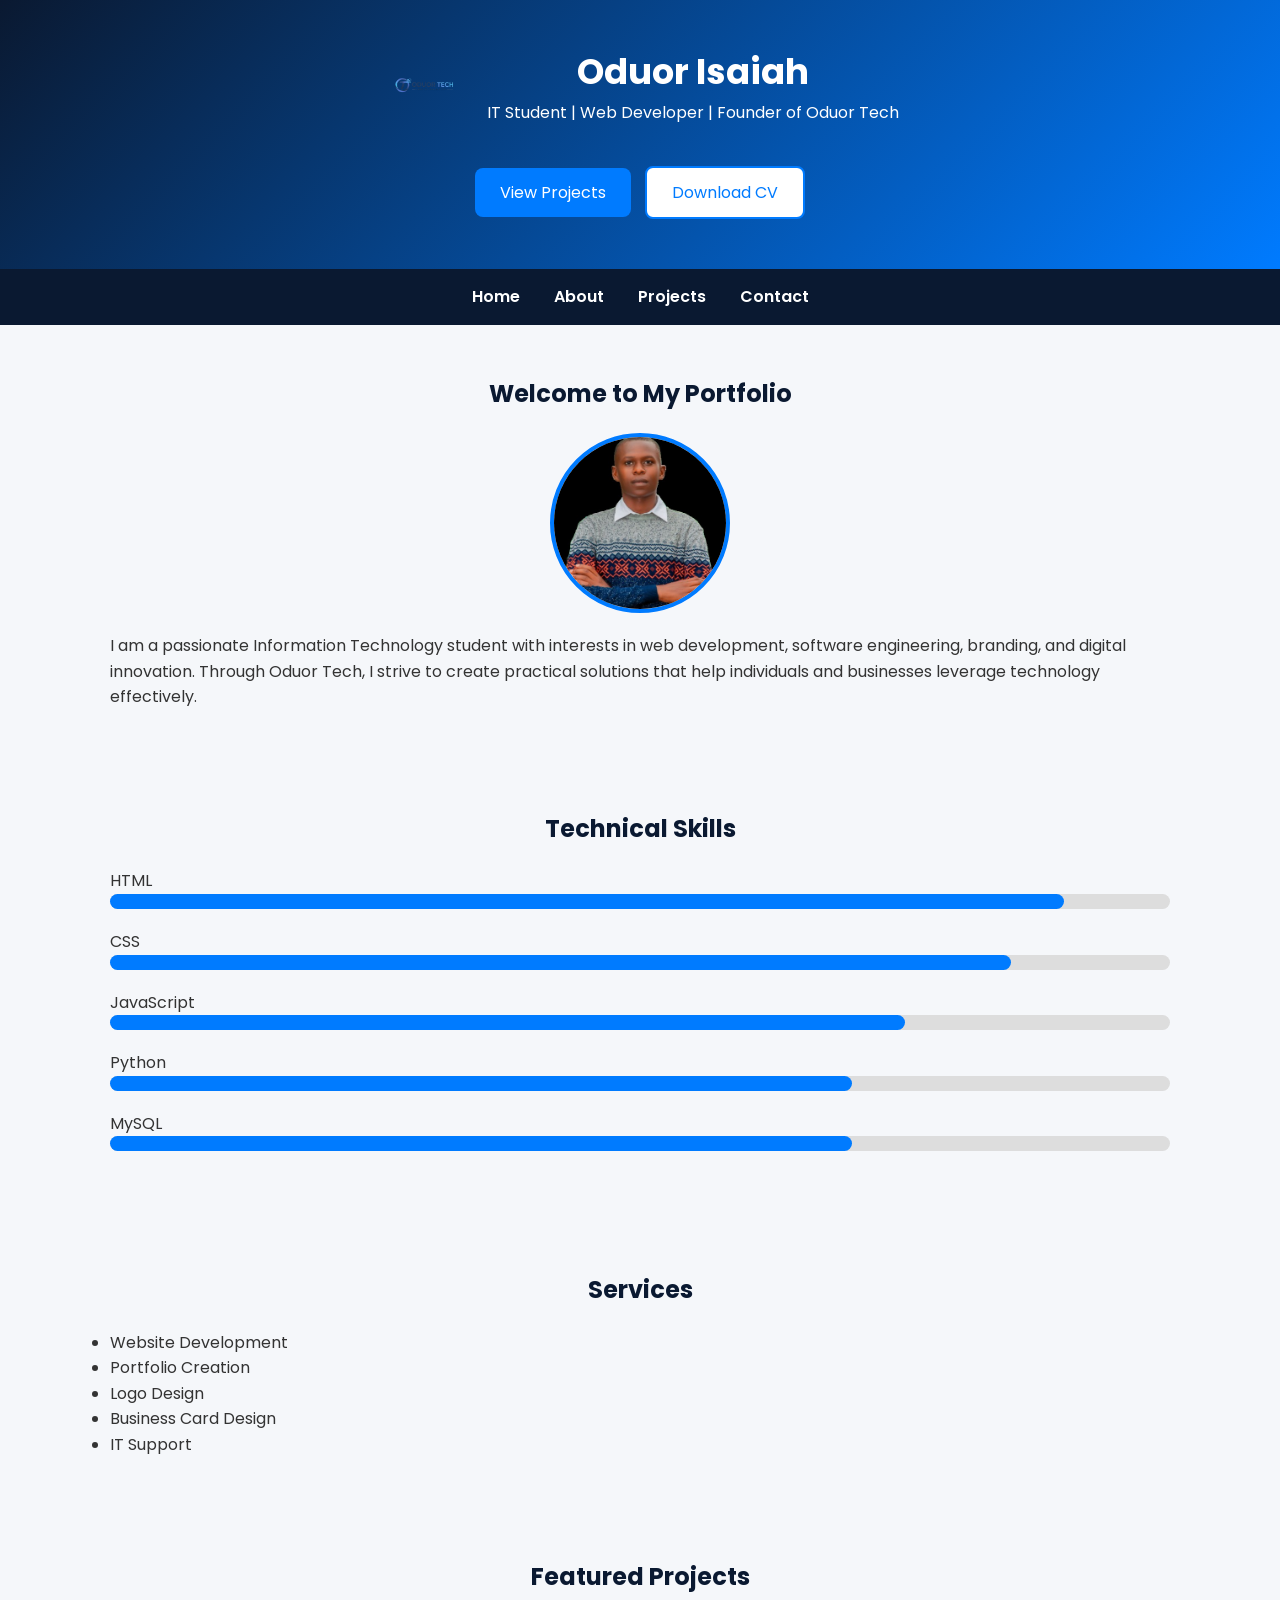
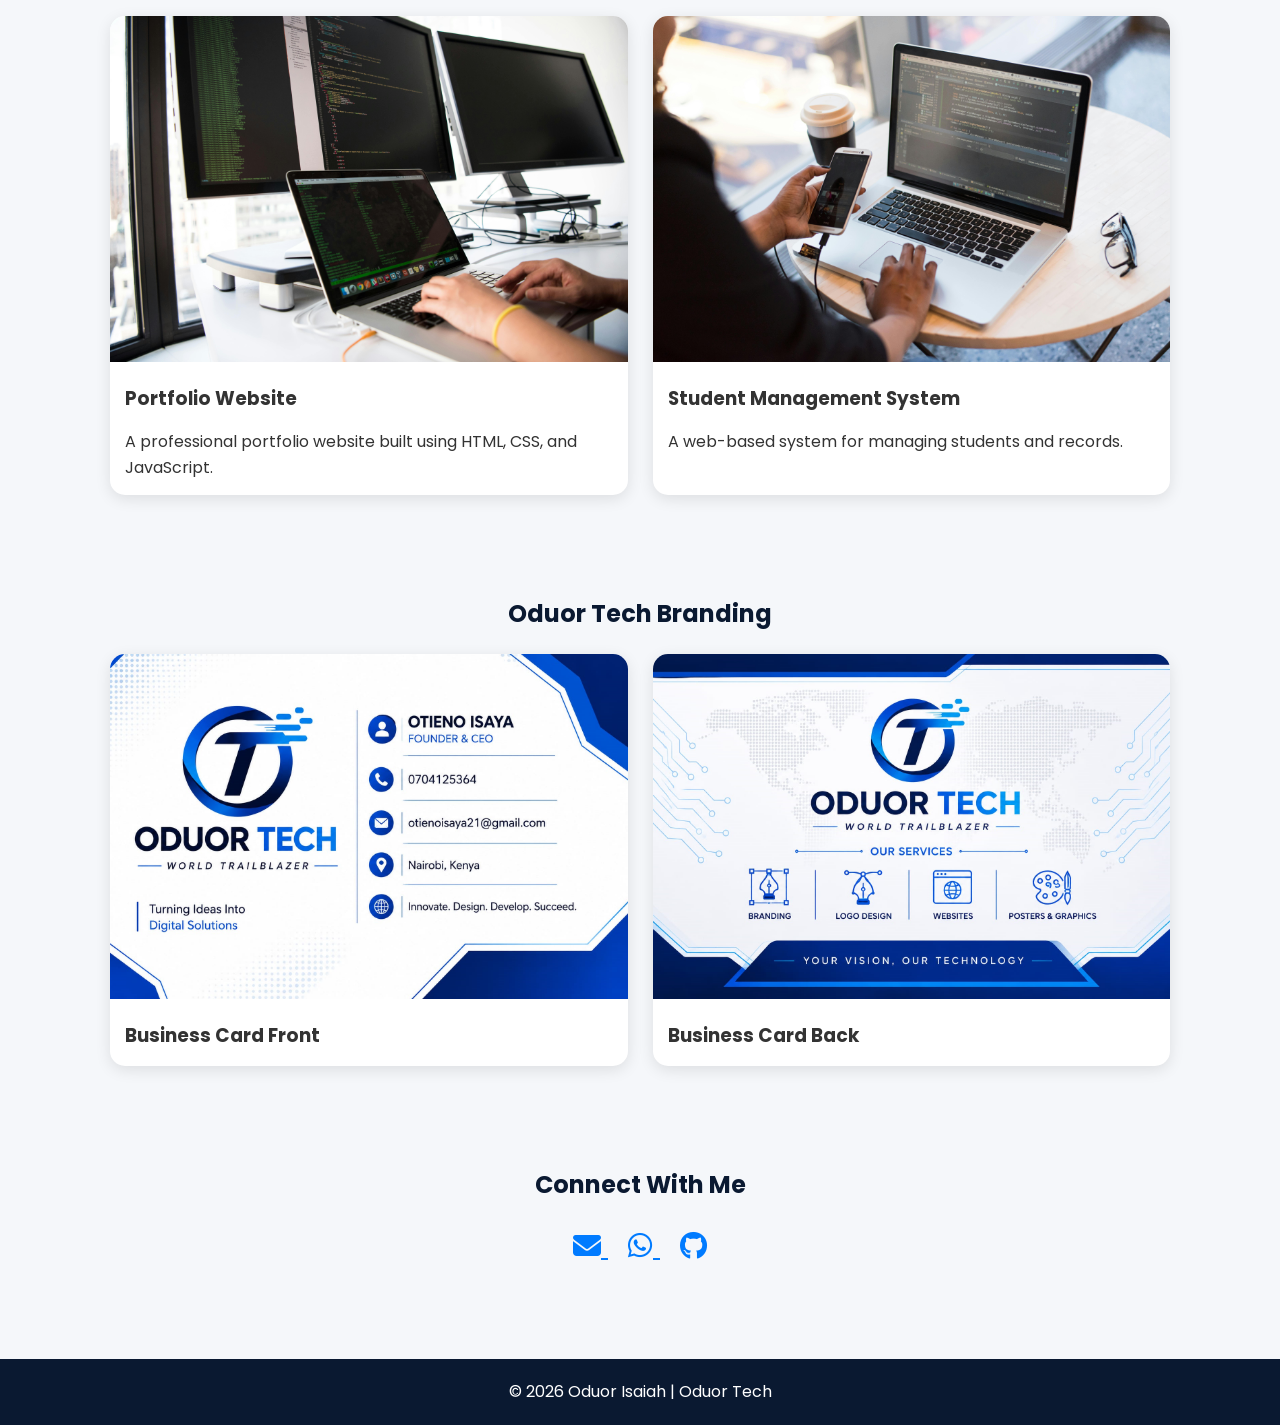
<file: index.html>
<!DOCTYPE html>
<html lang="en">
<head>
    <meta charset="UTF-8">

    <!-- Mobile Responsive -->
    <meta name="viewport" content="width=device-width, initial-scale=1.0">

    <title>Oduor Isaiah | Oduor Tech</title>

    <!-- Open Graph -->
    <meta property="og:title" content="Oduor Isaiah | Oduor Tech">
    <meta property="og:description" content="IT Student, Web Developer and Founder of Oduor Tech.">
    <meta property="og:image" content="assets/images/profile.jpg">
    <meta property="og:type" content="website">

    <!-- CSS -->
    <link rel="stylesheet" href="css/style.css">

    <!-- Google Font -->
    <link href="https://fonts.googleapis.com/css2?family=Poppins:wght@300;400;600&display=swap" rel="stylesheet">

    <!-- Icons -->
    <link rel="stylesheet" href="https://cdnjs.cloudflare.com/ajax/libs/font-awesome/6.5.1/css/all.min.css">
</head>

<body>

<!-- HEADER -->
<header class="header">

    <div class="logo-container">

        <img src="assets/images/Logo.png"
             alt="Oduor Tech Logo"
             class="logo">

        <div>
            <h1>Oduor Isaiah</h1>
            <p>IT Student | Web Developer | Founder of Oduor Tech</p>
        </div>

    </div>

    <br>

    <a href="projects.html" class="btn">View Projects</a>

    <a href="assets/cv/Oduor_Isaiah_CV.pdf"
       class="btn outline"
       download>
       Download CV
    </a>

</header>

<!-- NAVIGATION -->
<nav>
    <a href="index.html">Home</a>
    <a href="about.html">About</a>
    <a href="projects.html">Projects</a>
    <a href="contact.html">Contact</a>
</nav>

<!-- ABOUT PREVIEW -->
<section>

    <h2>Welcome to My Portfolio</h2>

    <img src="assets/images/profile.jpg"
         alt="Oduor Isaiah"
         class="profile-img">

    <p>
        I am a passionate Information Technology student with interests in
        web development, software engineering, branding, and digital innovation.
        Through Oduor Tech, I strive to create practical solutions that help
        individuals and businesses leverage technology effectively.
    </p>

</section>

<!-- SKILLS -->
<section>

    <h2>Technical Skills</h2>

    <p>HTML</p>
    <div class="bar">
        <span style="width:90%"></span>
    </div>

    <p>CSS</p>
    <div class="bar">
        <span style="width:85%"></span>
    </div>

    <p>JavaScript</p>
    <div class="bar">
        <span style="width:75%"></span>
    </div>

    <p>Python</p>
    <div class="bar">
        <span style="width:70%"></span>
    </div>

    <p>MySQL</p>
    <div class="bar">
        <span style="width:70%"></span>
    </div>

</section>

<!-- SERVICES -->
<section>

    <h2>Services</h2>

    <ul>
        <li>Website Development</li>
        <li>Portfolio Creation</li>
        <li>Logo Design</li>
        <li>Business Card Design</li>
        <li>IT Support</li>
    </ul>

</section>

<!-- PROJECT PREVIEW -->
<section>

    <h2>Featured Projects</h2>

    <div class="projects-container">

        <div class="project-card">

            <img src="assets/images/project1.jpg"
                 alt="Portfolio Website">

            <h3>Portfolio Website</h3>

            <p>
                A professional portfolio website built using HTML, CSS,
                and JavaScript.
            </p>

        </div>

        <div class="project-card">

            <img src="assets/images/project2.jpg"
                 alt="Student Management System">

            <h3>Student Management System</h3>

            <p>
                A web-based system for managing students and records.
            </p>

        </div>

    </div>

</section>

<!-- BUSINESS CARD SHOWCASE -->
<section>

    <h2>Oduor Tech Branding</h2>

    <div class="projects-container">

        <div class="project-card">

            <img src="assets/images/business-card-front.png"
                 alt="Business Card Front">

            <h3>Business Card Front</h3>

        </div>

        <div class="project-card">

            <img src="assets/images/business-card-back.png"
                 alt="Business Card Back">

            <h3>Business Card Back</h3>

        </div>

    </div>

</section>

<!-- SOCIAL LINKS -->
<section>

    <h2>Connect With Me</h2>

    <div class="social-links">

        <a href="mailto:otienoisaya21@gmail.com">
            <i class="fa-solid fa-envelope"></i>
        </a>

        <a href="https://wa.me/254704125364">
            <i class="fa-brands fa-whatsapp"></i>
        </a>

        <a href="https://github.com/oduorisaiah417-crypto">
            <i class="fa-brands fa-github"></i>
        </a>

    </div>

</section>

<!-- FOOTER -->
<footer>
    <p>© 2026 Oduor Isaiah | Oduor Tech</p>
</footer>

</body>
</html>
</file>
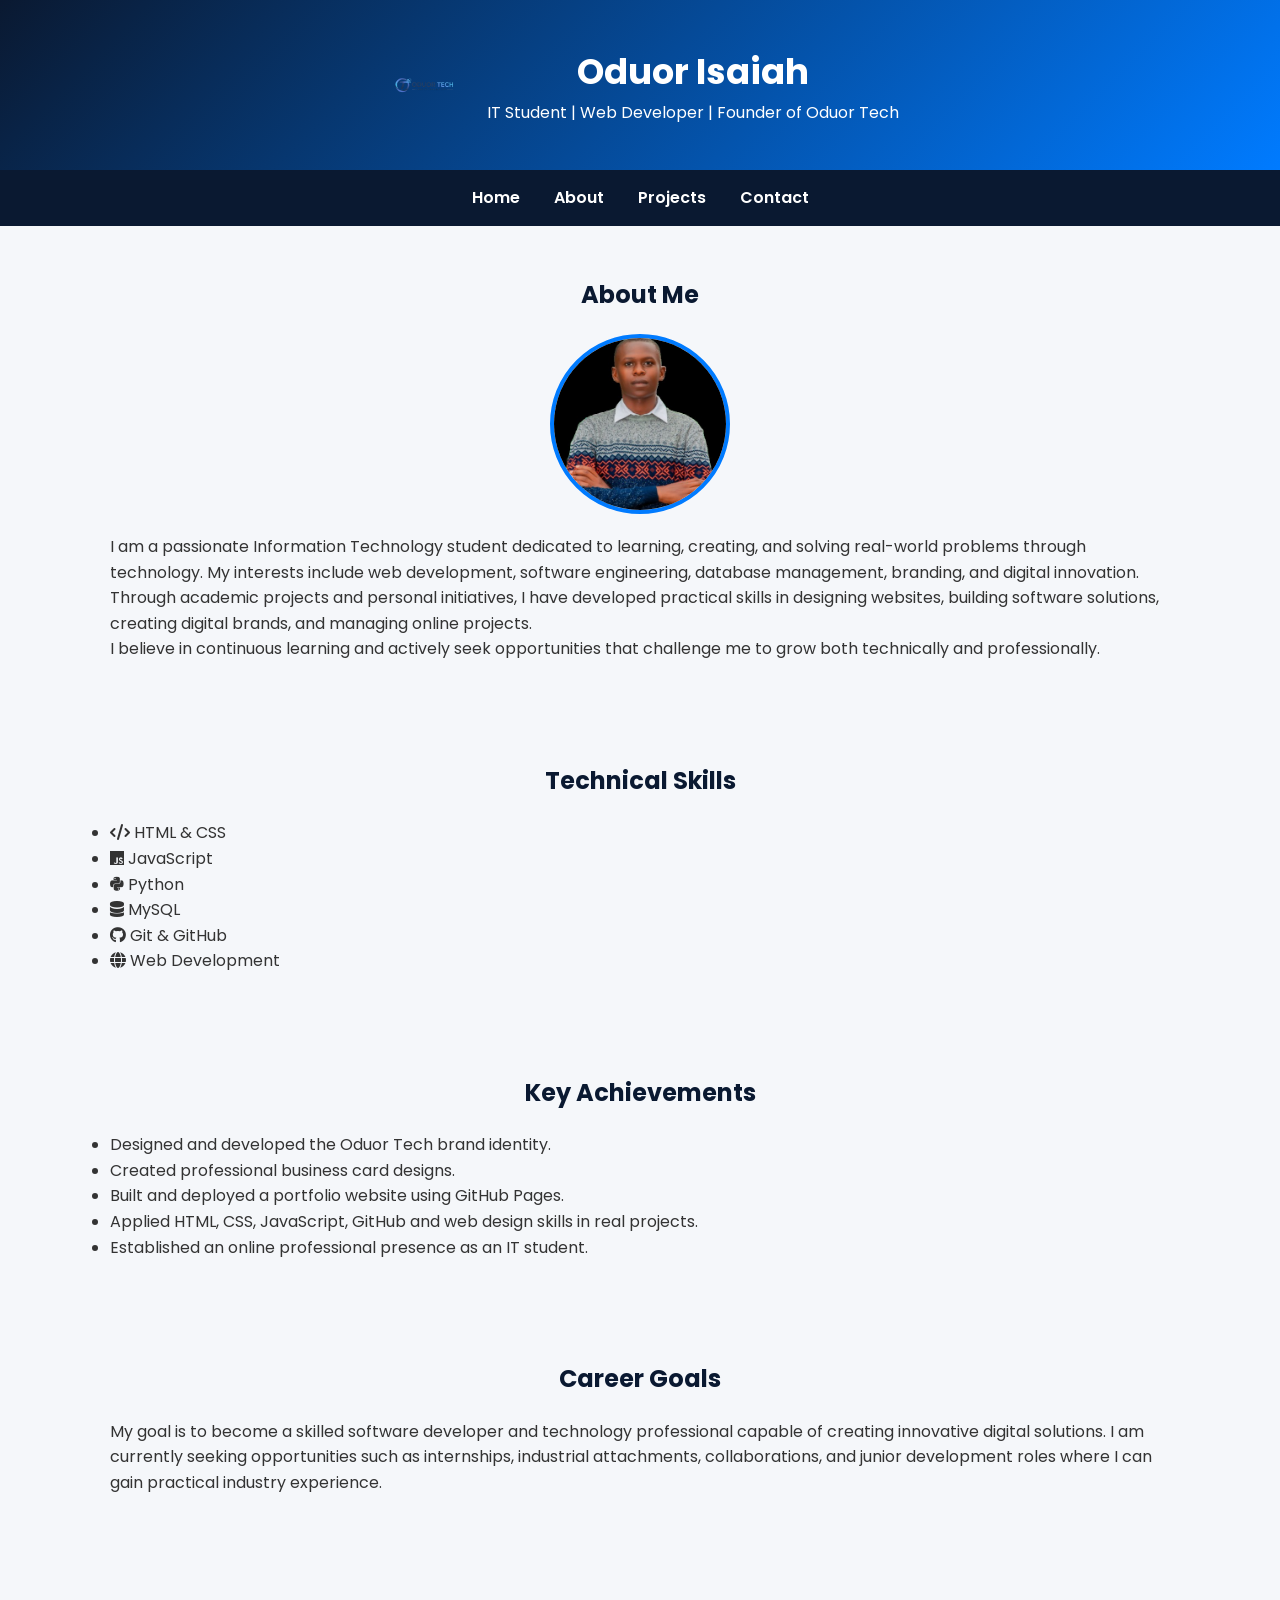
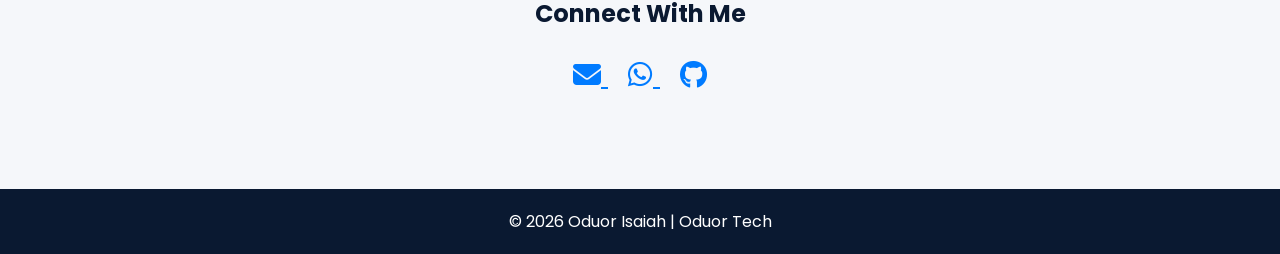
<file: about.html>
<!DOCTYPE html>
<html lang="en">
<head>
    <meta charset="UTF-8">

    <!-- Mobile Responsive -->
    <meta name="viewport" content="width=device-width, initial-scale=1.0">

    <title>About Me | Oduor Isaiah</title>

    <!-- CSS -->
    <link rel="stylesheet" href="css/style.css">

    <!-- Google Font -->
    <link href="https://fonts.googleapis.com/css2?family=Poppins:wght@300;400;600&display=swap" rel="stylesheet">

    <!-- Icons -->
    <link rel="stylesheet" href="https://cdnjs.cloudflare.com/ajax/libs/font-awesome/6.5.1/css/all.min.css">
</head>

<body>

<!-- HEADER -->
<header class="header">

    <div class="logo-container">

        <img src="assets/images/Logo.png"
             alt="Oduor Tech Logo"
             class="logo">

        <div>
            <h1>Oduor Isaiah</h1>
            <p>IT Student | Web Developer | Founder of Oduor Tech</p>
        </div>

    </div>

</header>

<!-- NAVIGATION -->
<nav>
    <a href="index.html">Home</a>
    <a href="about.html">About</a>
    <a href="projects.html">Projects</a>
    <a href="contact.html">Contact</a>
</nav>

<!-- ABOUT SECTION -->
<section>

    <h2>About Me</h2>

    <img src="assets/images/profile.jpg"
         alt="Oduor Isaiah"
         class="profile-img">

    <p>
        I am a passionate Information Technology student dedicated to
        learning, creating, and solving real-world problems through technology.
        My interests include web development, software engineering,
        database management, branding, and digital innovation.
    </p>

    <p>
        Through academic projects and personal initiatives, I have developed
        practical skills in designing websites, building software solutions,
        creating digital brands, and managing online projects.
    </p>

    <p>
        I believe in continuous learning and actively seek opportunities
        that challenge me to grow both technically and professionally.
    </p>

</section>

<!-- TECHNICAL SKILLS -->
<section>

    <h2>Technical Skills</h2>

    <ul>
        <li><i class="fa-solid fa-code"></i> HTML & CSS</li>
        <li><i class="fa-brands fa-js"></i> JavaScript</li>
        <li><i class="fa-brands fa-python"></i> Python</li>
        <li><i class="fa-solid fa-database"></i> MySQL</li>
        <li><i class="fa-brands fa-github"></i> Git & GitHub</li>
        <li><i class="fa-solid fa-globe"></i> Web Development</li>
    </ul>

</section>

<!-- ACHIEVEMENTS -->
<section>

    <h2>Key Achievements</h2>

    <ul>
        <li>Designed and developed the Oduor Tech brand identity.</li>

        <li>Created professional business card designs.</li>

        <li>Built and deployed a portfolio website using GitHub Pages.</li>

        <li>Applied HTML, CSS, JavaScript, GitHub and web design skills in real projects.</li>

        <li>Established an online professional presence as an IT student.</li>

    </ul>

</section>

<!-- CAREER GOALS -->
<section>

    <h2>Career Goals</h2>

    <p>
        My goal is to become a skilled software developer and technology
        professional capable of creating innovative digital solutions.
        I am currently seeking opportunities such as internships,
        industrial attachments, collaborations, and junior development roles
        where I can gain practical industry experience.
    </p>

</section>

<!-- SOCIAL LINKS -->
<section>

    <h2>Connect With Me</h2>

    <div class="social-links">

        <a href="mailto:otienoisaya21@gmail.com">
            <i class="fa-solid fa-envelope"></i>
        </a>

        <a href="https://wa.me/254704125364">
            <i class="fa-brands fa-whatsapp"></i>
        </a>

        <a href="https://github.com/oduorisaiah417-crypto">
            <i class="fa-brands fa-github"></i>
        </a>

    </div>

</section>

<!-- FOOTER -->
<footer>
    <p>© 2026 Oduor Isaiah | Oduor Tech</p>
</footer>

</body>
</html>
</file>
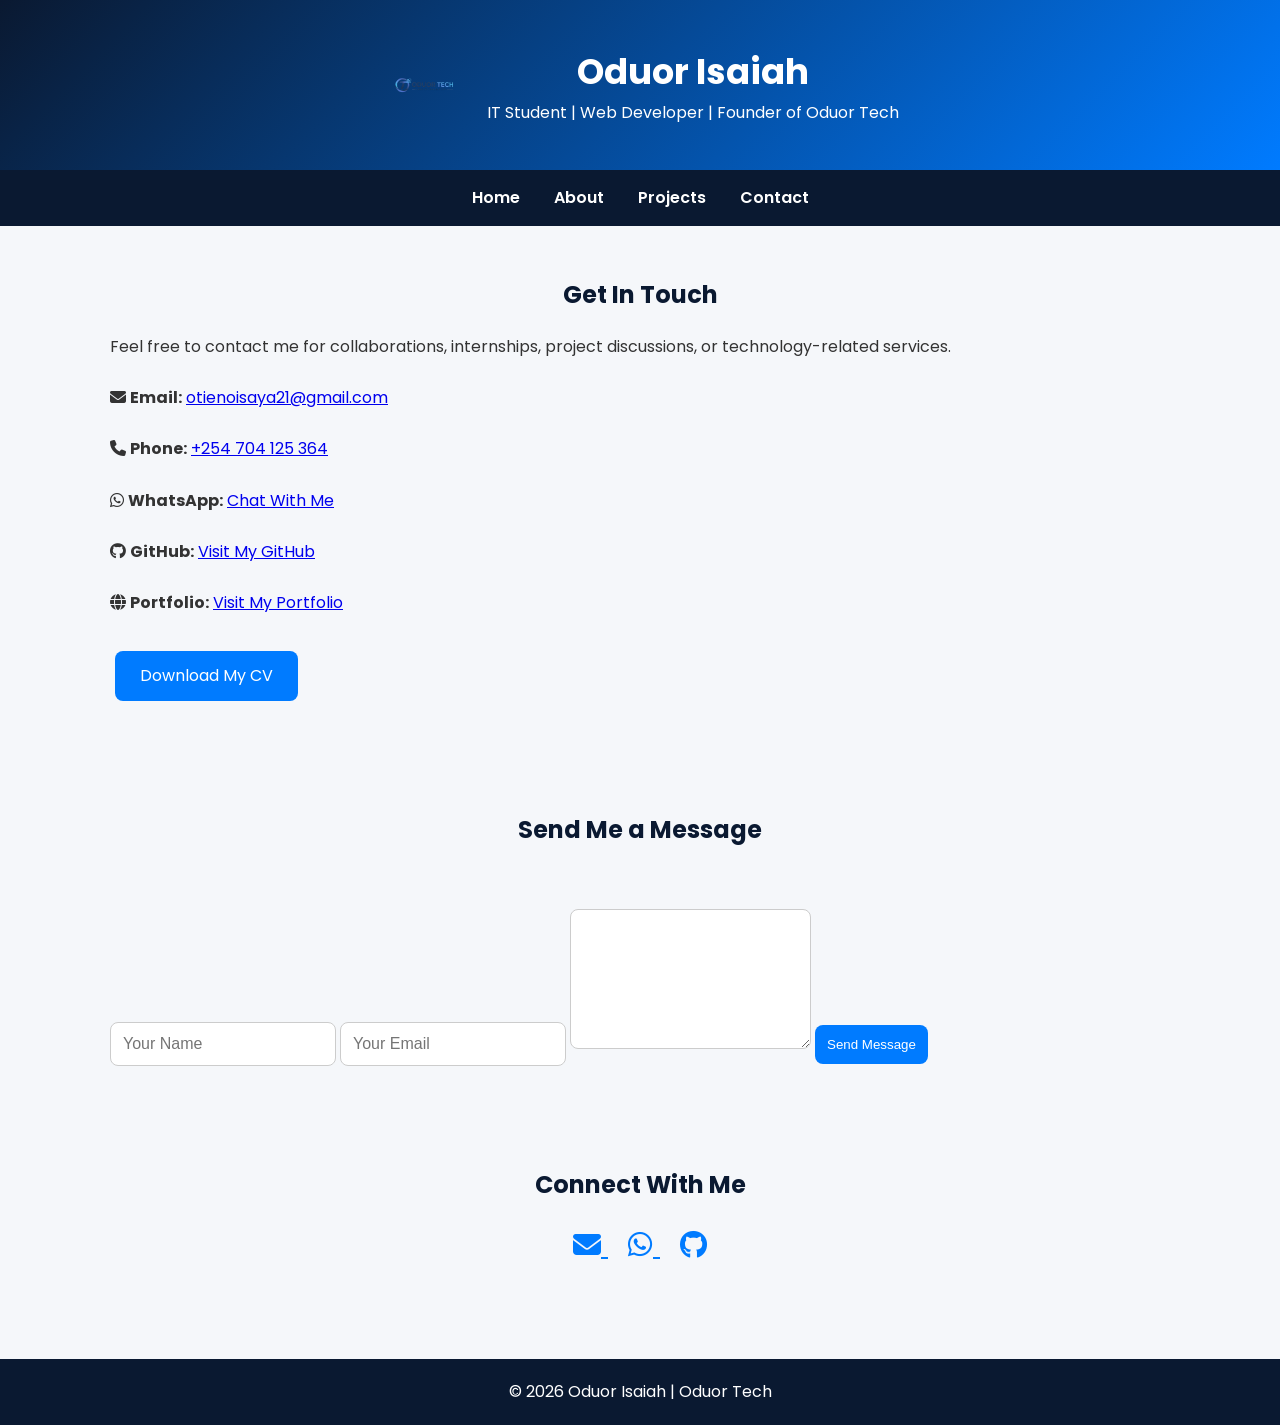
<file: contact.html>
<!DOCTYPE html>
<html lang="en">
<head>
    <meta charset="UTF-8">

    <!-- Mobile Responsive -->
    <meta name="viewport" content="width=device-width, initial-scale=1.0">

    <title>Contact | Oduor Isaiah</title>

    <!-- CSS -->
    <link rel="stylesheet" href="css/style.css">

    <!-- Google Font -->
    <link href="https://fonts.googleapis.com/css2?family=Poppins:wght@300;400;600&display=swap" rel="stylesheet">

    <!-- Font Awesome -->
    <link rel="stylesheet"
          href="https://cdnjs.cloudflare.com/ajax/libs/font-awesome/6.5.1/css/all.min.css">
</head>

<body>

<!-- HEADER -->
<header class="header">

    <div class="logo-container">

        <img src="assets/images/Logo.png"
             alt="Oduor Tech Logo"
             class="logo">

        <div>
            <h1>Oduor Isaiah</h1>
            <p>IT Student | Web Developer | Founder of Oduor Tech</p>
        </div>

    </div>

</header>

<!-- NAVIGATION -->
<nav>
    <a href="index.html">Home</a>
    <a href="about.html">About</a>
    <a href="projects.html">Projects</a>
    <a href="contact.html">Contact</a>
</nav>

<!-- CONTACT INFO -->
<section>

    <h2>Get In Touch</h2>

    <p>
        Feel free to contact me for collaborations,
        internships, project discussions, or technology-related services.
    </p>

    <br>

    <p>
        <i class="fa-solid fa-envelope"></i>
        <strong>Email:</strong>
        <a href="mailto:otienoisaya21@gmail.com">
            otienoisaya21@gmail.com
        </a>
    </p>

    <br>

    <p>
        <i class="fa-solid fa-phone"></i>
        <strong>Phone:</strong>
        <a href="tel:+254704125364">
            +254 704 125 364
        </a>
    </p>

    <br>

    <p>
        <i class="fa-brands fa-whatsapp"></i>
        <strong>WhatsApp:</strong>
        <a href="https://wa.me/254704125364" target="_blank">
            Chat With Me
        </a>
    </p>

    <br>

    <p>
        <i class="fa-brands fa-github"></i>
        <strong>GitHub:</strong>
        <a href="https://github.com/oduorisaiah417-crypto" target="_blank">
            Visit My GitHub
        </a>
    </p>

    <br>

    <p>
        <i class="fa-solid fa-globe"></i>
        <strong>Portfolio:</strong>
        <a href="https://oduorisaiah417-crypto.github.io" target="_blank">
            Visit My Portfolio
        </a>
    </p>

    <br>

    <a href="assets/cv/Oduor_Isaiah_CV.pdf"
       download
       class="btn">
       Download My CV
    </a>

</section>

<!-- CONTACT FORM -->
<section>

    <h2>Send Me a Message</h2>

    <form action="https://formspree.io/f/mjgdably" method="POST"></form>

        <input type="text"
               name="name"
               placeholder="Your Name"
               required>

        <input type="email"
               name="email"
               placeholder="Your Email"
               required>

        <textarea
            name="message"
            placeholder="Write your message here..."
            required>
        </textarea>

        <button type="submit">
            Send Message
        </button>

    </form>

</section>

<!-- SOCIAL LINKS -->
<section>

    <h2>Connect With Me</h2>

    <div class="social-links">

        <a href="mailto:otienoisaya21@gmail.com">
            <i class="fa-solid fa-envelope"></i>
        </a>

        <a href="https://wa.me/254704125364">
            <i class="fa-brands fa-whatsapp"></i>
        </a>

        <a href="https://github.com/oduorisaiah417-crypto">
            <i class="fa-brands fa-github"></i>
        </a>

    </div>

</section>

<!-- FOOTER -->
<footer>
    <p>© 2026 Oduor Isaiah | Oduor Tech</p>
</footer>

</body>
</html>
</file>
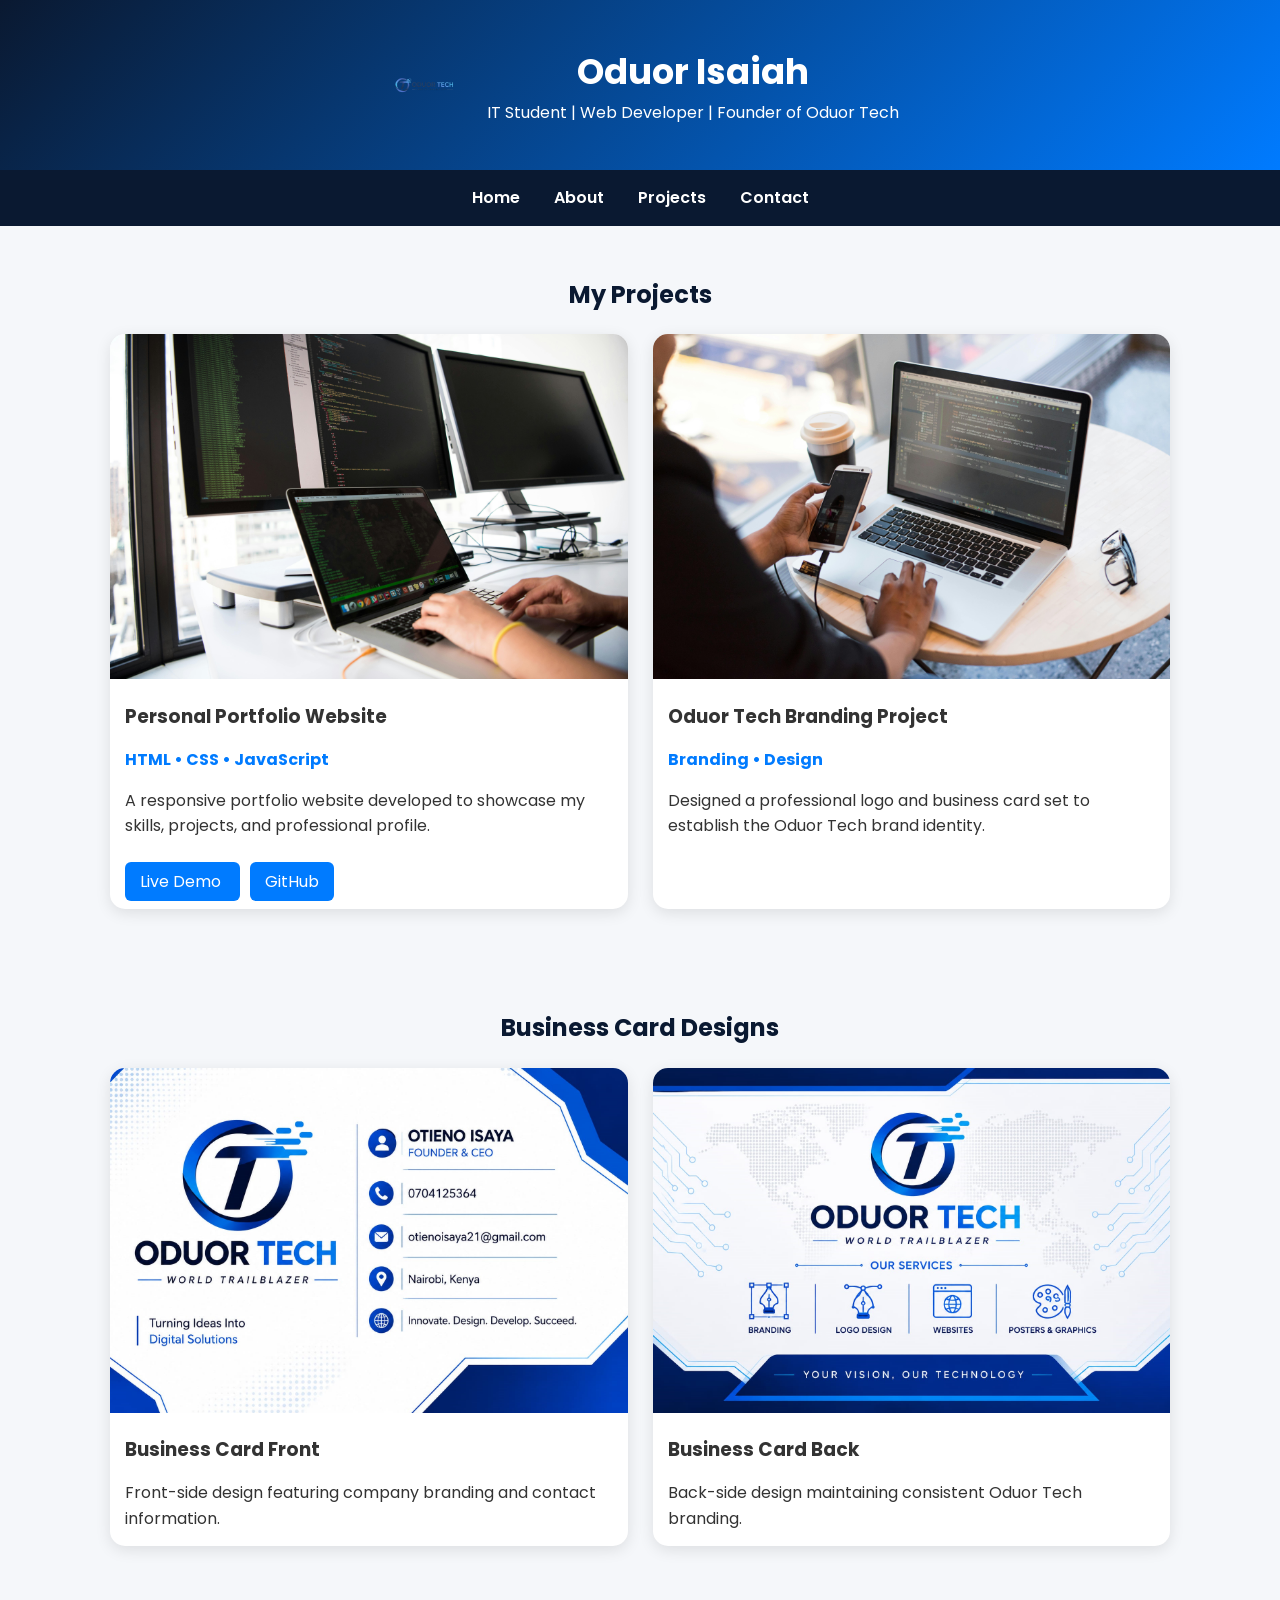
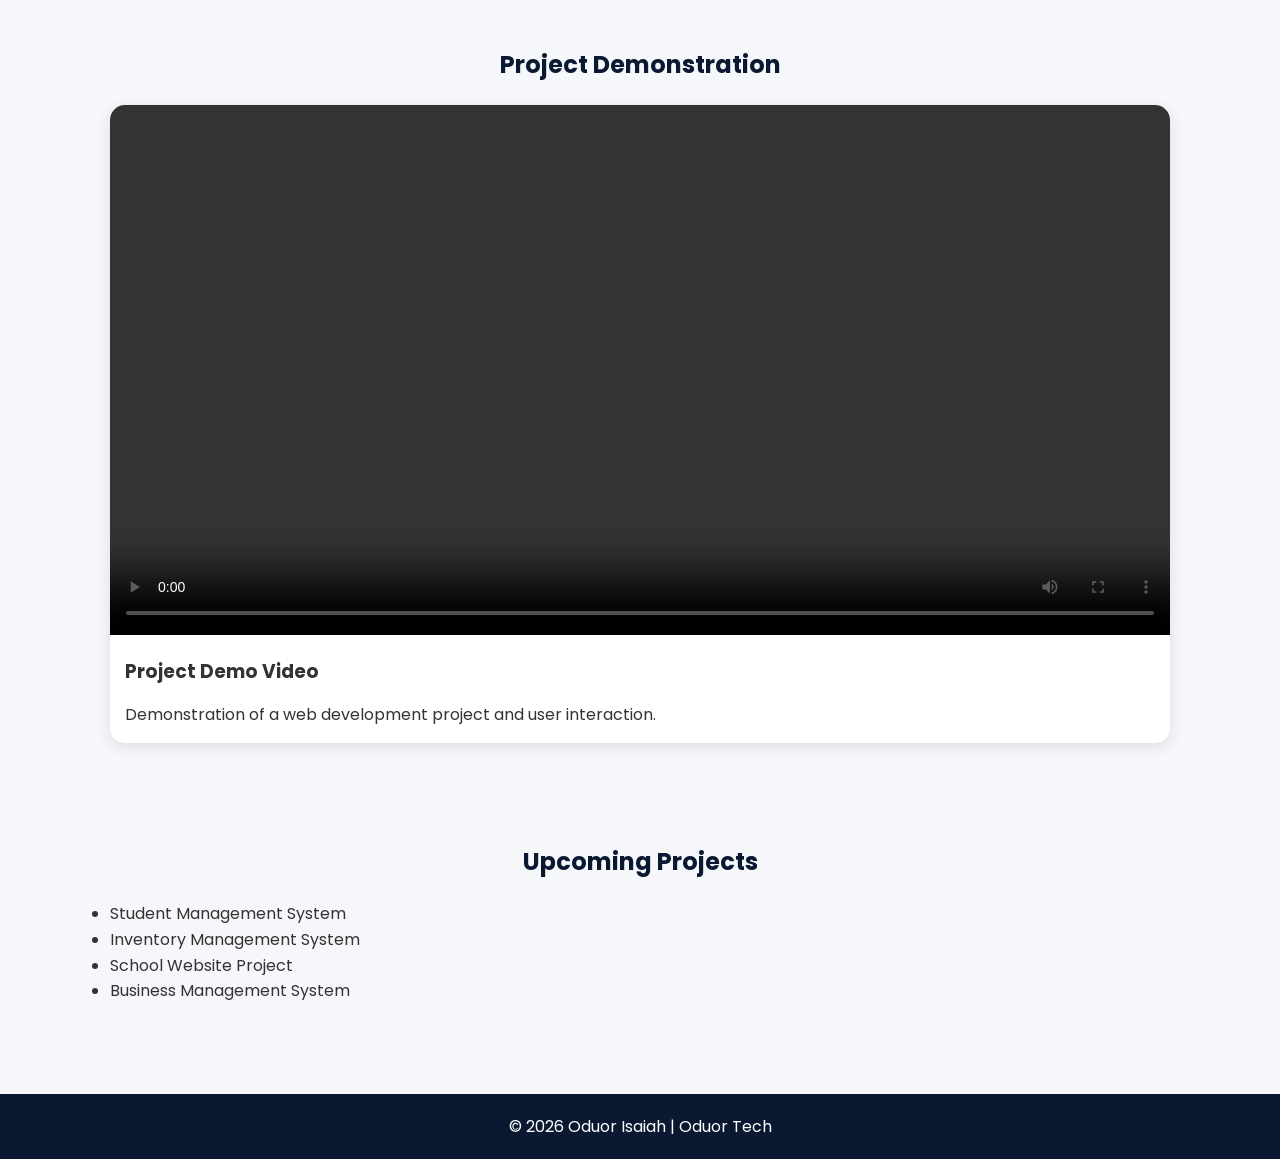
<file: projects.html>
<!DOCTYPE html>
<html lang="en">
<head>
    <meta charset="UTF-8">

    <!-- Mobile Responsive -->
    <meta name="viewport" content="width=device-width, initial-scale=1.0">

    <title>Projects | Oduor Isaiah</title>

    <!-- CSS -->
    <link rel="stylesheet" href="css/style.css">

    <!-- Google Font -->
    <link href="https://fonts.googleapis.com/css2?family=Poppins:wght@300;400;600&display=swap" rel="stylesheet">

    <!-- Icons -->
    <link rel="stylesheet" href="https://cdnjs.cloudflare.com/ajax/libs/font-awesome/6.5.1/css/all.min.css">
</head>

<body>

<!-- HEADER -->
<header class="header">

    <div class="logo-container">

        <img src="assets/images/Logo.png"
             alt="Oduor Tech Logo"
             class="logo">

        <div>
            <h1>Oduor Isaiah</h1>
            <p>IT Student | Web Developer | Founder of Oduor Tech</p>
        </div>

    </div>

</header>

<!-- NAVIGATION -->
<nav>
    <a href="index.html">Home</a>
    <a href="about.html">About</a>
    <a href="projects.html">Projects</a>
    <a href="contact.html">Contact</a>
</nav>

<!-- PROJECTS SECTION -->
<section>

    <h2>My Projects</h2>

    <div class="projects-container">

        <!-- PROJECT 1 -->
        <div class="project-card">

            <img src="assets/images/project1.jpg"
                 alt="Portfolio Website">

            <h3>Personal Portfolio Website</h3>

            <p class="tags">
                HTML • CSS • JavaScript
            </p>

            <p>
                A responsive portfolio website developed to showcase my
                skills, projects, and professional profile.
            </p>

            <div class="project-links">
                <a href="https://oduorisaiah417-crypto.github.io" target="_blank">
                    Live Demo
                </a>

                <a href="https://github.com/oduorisaiah417-crypto" target="_blank">
                    GitHub
                </a>
            </div>

        </div>

        <!-- PROJECT 2 -->
        <div class="project-card">

            <img src="assets/images/project2.jpg"
                 alt="Oduor Tech Branding">

            <h3>Oduor Tech Branding Project</h3>

            <p class="tags">
                Branding • Design
            </p>

            <p>
                Designed a professional logo and business card set
                to establish the Oduor Tech brand identity.
            </p>

        </div>

    </div>

</section>

<!-- BUSINESS CARDS -->
<section>

    <h2>Business Card Designs</h2>

    <div class="projects-container">

        <div class="project-card">

            <img src="assets/images/business-card-front.png"
                 alt="Business Card Front">

            <h3>Business Card Front</h3>

            <p>
                Front-side design featuring company branding and contact information.
            </p>

        </div>

        <div class="project-card">

            <img src="assets/images/business-card-back.png"
                 alt="Business Card Back">

            <h3>Business Card Back</h3>

            <p>
                Back-side design maintaining consistent Oduor Tech branding.
            </p>

        </div>

    </div>

</section>

<!-- VIDEO DEMO -->
<section>

    <h2>Project Demonstration</h2>

    <div class="project-card">

        <video controls>
            <source src="assets/videos/demo.mp4" type="video/mp4">
            Your browser does not support video playback.
        </video>

        <h3>Project Demo Video</h3>

        <p>
            Demonstration of a web development project and user interaction.
        </p>

    </div>

</section>

<!-- FUTURE PROJECTS -->
<section>

    <h2>Upcoming Projects</h2>

    <ul>
        <li>Student Management System</li>
        <li>Inventory Management System</li>
        <li>School Website Project</li>
        <li>Business Management System</li>
    </ul>

</section>

<!-- FOOTER -->
<footer>
    <p>© 2026 Oduor Isaiah | Oduor Tech</p>
</footer>

</body>
</html>
</file>
<file: css/style.css>
/* =========================
   GENERAL STYLING
========================= */

*{
    margin:0;
    padding:0;
    box-sizing:border-box;
}

body{
    font-family:'Poppins', sans-serif;
    background:#f5f7fa;
    color:#333;
    line-height:1.6;
}

/* =========================
   HEADER
========================= */

.header{
    background:linear-gradient(135deg,#0a1931,#007bff);
    color:white;
    text-align:center;
    padding:40px 20px;
}

.logo-container{
    display:flex;
    justify-content:center;
    align-items:center;
    gap:15px;
    flex-wrap:wrap;
}

.logo{
    width:90px;
    height:90px;
    object-fit:contain;
}

.header h1{
    font-size:2.2rem;
}

.header p{
    font-size:1rem;
}

/* =========================
   NAVIGATION
========================= */

nav{
    background:#0a1931;
    text-align:center;
    padding:15px;
}

nav a{
    color:white;
    text-decoration:none;
    margin:0 15px;
    font-weight:600;
    transition:0.3s;
}

nav a:hover{
    color:#00c3ff;
}

/* =========================
   SECTIONS
========================= */

section{
    max-width:1100px;
    margin:auto;
    padding:50px 20px;
}

section h2{
    text-align:center;
    color:#0a1931;
    margin-bottom:20px;
}

/* =========================
   PROFILE IMAGE
========================= */

.profile-img{
    width:180px;
    height:180px;
    border-radius:50%;
    object-fit:cover;
    display:block;
    margin:20px auto;
    border:4px solid #007bff;
}

/* =========================
   BUTTONS
========================= */

.btn{
    display:inline-block;
    background:#007bff;
    color:white;
    padding:12px 25px;
    margin:10px 5px;
    text-decoration:none;
    border-radius:8px;
    transition:0.3s;
}

.btn:hover{
    background:#0056b3;
}

.outline{
    background:white;
    color:#007bff;
    border:2px solid #007bff;
}

.outline:hover{
    background:#007bff;
    color:white;
}

/* =========================
   SKILLS BARS
========================= */

.bar{
    width:100%;
    background:#ddd;
    border-radius:20px;
    margin-bottom:20px;
}

.bar span{
    display:block;
    height:15px;
    background:#007bff;
    border-radius:20px;
}

/* =========================
   PROJECTS
========================= */

.projects-container{
    display:grid;
    grid-template-columns:repeat(auto-fit,minmax(300px,1fr));
    gap:25px;
}

.project-card{
    background:white;
    border-radius:15px;
    overflow:hidden;
    box-shadow:0 4px 15px rgba(0,0,0,0.1);
    transition:0.3s;
}

.project-card:hover{
    transform:translateY(-8px);
}

.project-card img,
.project-card video{
    width:100%;
}

.project-card h3{
    padding:15px;
}

.project-card p{
    padding:0 15px 15px;
}

.tags{
    color:#007bff;
    font-weight:bold;
}

.project-links{
    padding:15px;
}

.project-links a{
    text-decoration:none;
    background:#007bff;
    color:white;
    padding:8px 15px;
    border-radius:6px;
    margin-right:10px;
}

.project-links a:hover{
    background:#0056b3;
}

/* =========================
   CONTACT FORM
========================= */

form{
    max-width:600px;
    margin:30px auto;
    display:flex;
    flex-direction:column;
    gap:15px;
}

input,
textarea{
    padding:12px;
    border:1px solid #ccc;
    border-radius:8px;
    font-size:16px;
}

textarea{
    height:140px;
}

button{
    background:#007bff;
    color:white;
    border:none;
    padding:12px;
    border-radius:8px;
    cursor:pointer;
}

button:hover{
    background:#0056b3;
}

/* =========================
   SOCIAL ICONS
========================= */

.social-links{
    text-align:center;
    margin-top:20px;
}

.social-links a{
    color:#007bff;
    font-size:28px;
    margin:0 10px;
}

.social-links a:hover{
    color:#0056b3;
}

/* =========================
   FOOTER
========================= */

footer{
    background:#0a1931;
    color:white;
    text-align:center;
    padding:20px;
    margin-top:40px;
}

/* =========================
   MOBILE
========================= */

@media(max-width:768px){

    .logo-container{
        flex-direction:column;
    }

    .header h1{
        font-size:1.8rem;
    }

    nav a{
        display:block;
        margin:10px 0;
    }

}
</file>
